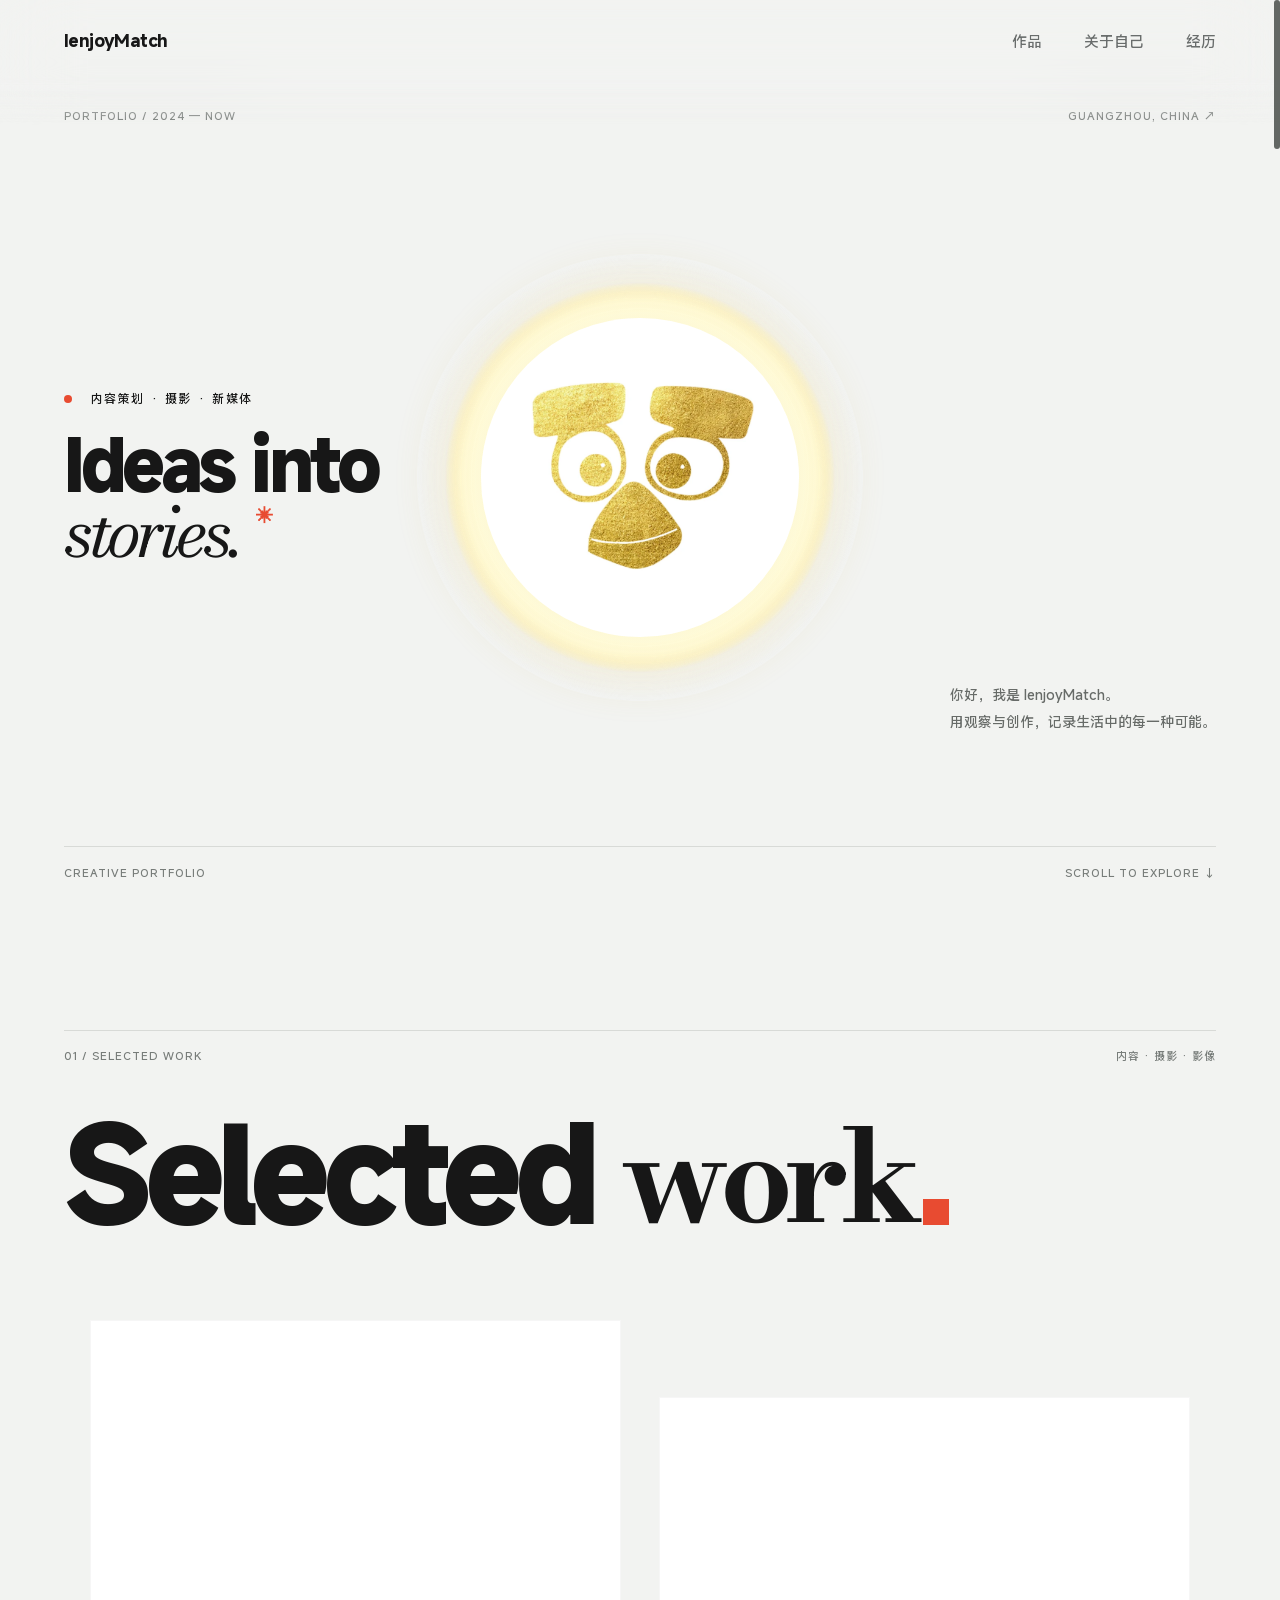
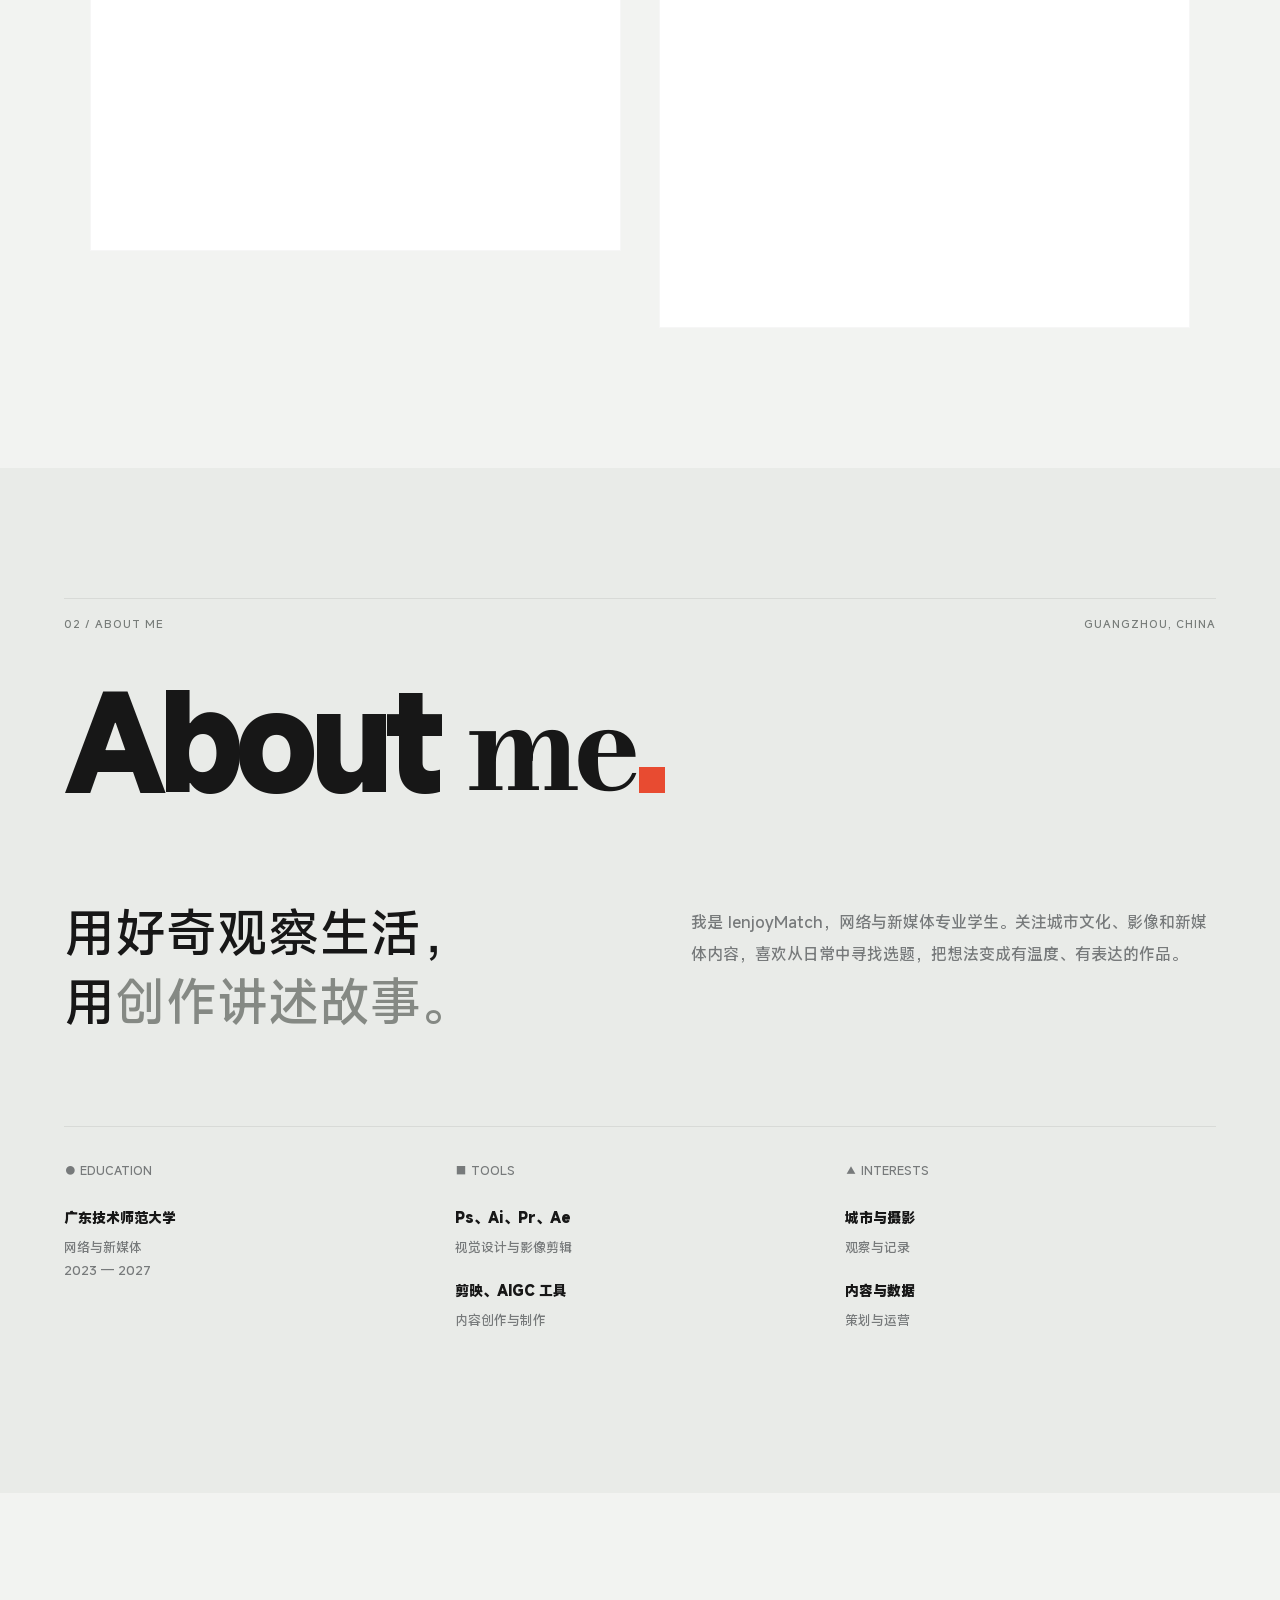
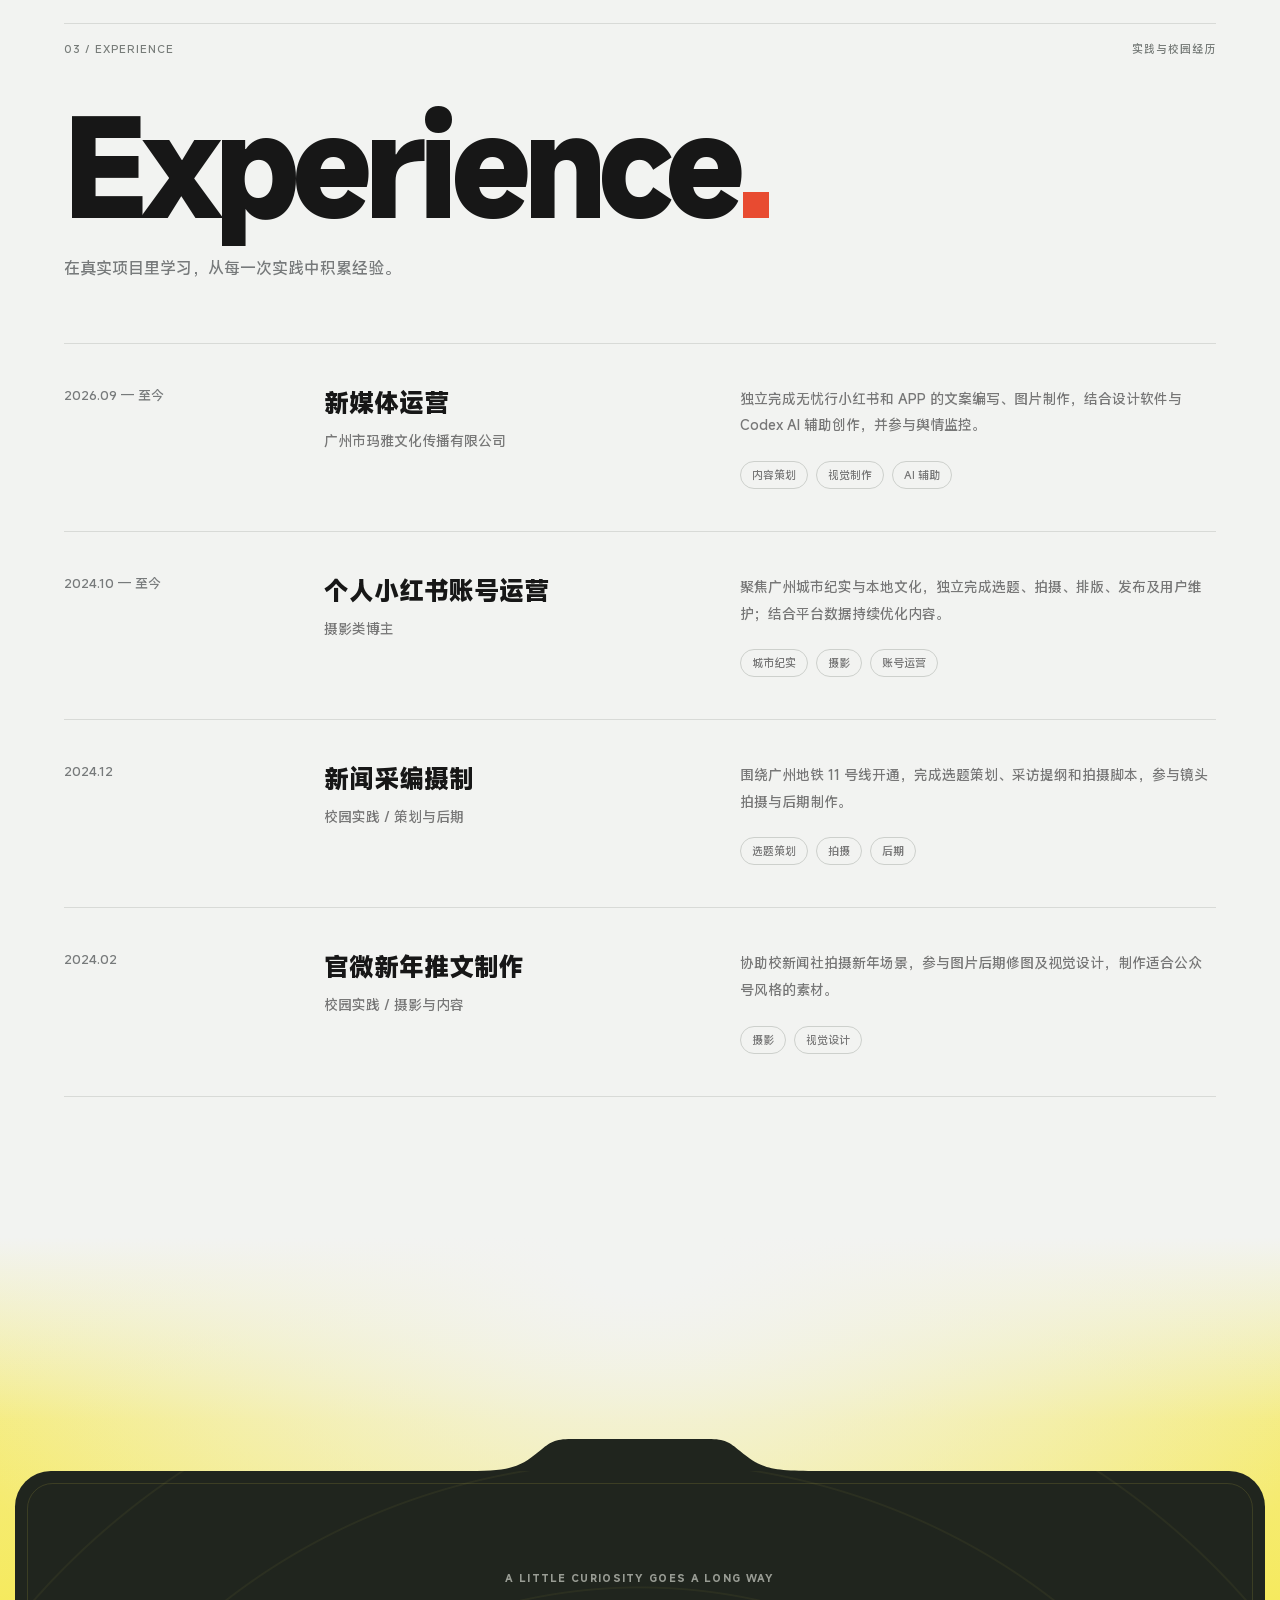
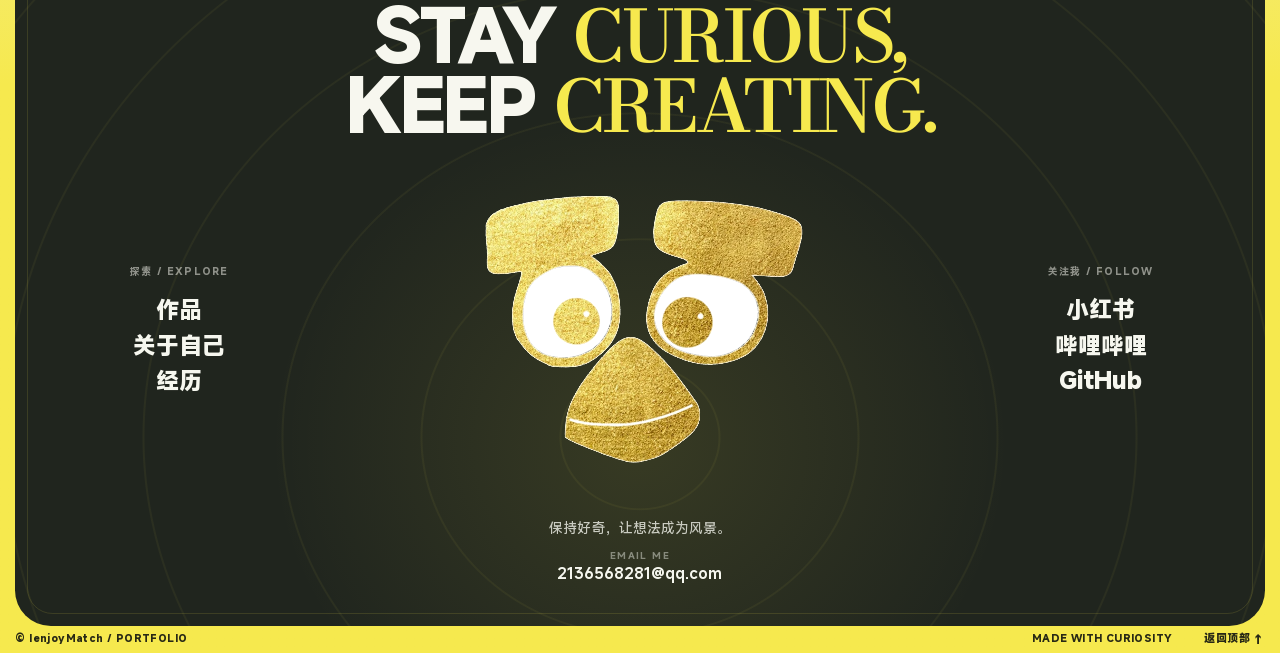
<file: index.html>
<!doctype html><html lang="zh-CN"><head><meta charset="utf-8"><meta name="viewport" content="width=device-width,initial-scale=1"><meta name="description" content="IenjoyMatch 的个人作品与实践经历"><title>IenjoyMatch的个人小站</title><link rel="icon" type="image/png" href="avatar.png"><link rel="apple-touch-icon" href="avatar.png"><link rel="preload" as="image" type="image/webp" href="avatar-display.webp" fetchpriority="high"><script src="settings.js?v=20261113-avatarfast1"></script><link rel="stylesheet" href="style.css?v=20261117-footerfit1"><script defer src="nav.js?v=20261110-menu5"></script><script defer src="glass.js?v=20261110-menu5"></script><script defer src="portrait-hdr.js?v=20261112-hero1"></script><script defer src="menu.js?v=20261111-dots1"></script><script defer src="lenis-1.3.26.min.js"></script><script defer src="wheel.js?v=20261112-lenis1"></script><script defer src="scrollbar.js?v=20261112-scrollbar1"></script></head><body id="top">
<header class="nav"><a class="logo" href="#top" aria-label="IenjoyMatch，返回顶部"><span class="logo-roll" aria-hidden="true"><span class="logo-name"><i style="--i:0">I</i><i style="--i:1">e</i><i style="--i:2">n</i><i style="--i:3">j</i><i style="--i:4">o</i><i style="--i:5">y</i><i style="--i:6">M</i><i style="--i:7">a</i><i style="--i:8">t</i><i style="--i:9">c</i><i style="--i:10">h</i></span><span class="logo-return"><svg class="logo-arrow" style="--i:0" viewBox="0 0 12 14" aria-hidden="true"><path d="M6 13V1.5M1.5 6 6 1.5 10.5 6"/></svg><span><i style="--i:0">回</i><i style="--i:1">到</i><i style="--i:2">顶</i><i style="--i:3">部</i></span></span></span></a><nav aria-label="主导航"><a href="#work">作品</a><a href="#about">关于自己</a><a href="#experience">经历</a></nav></header>
<main><section class="hero wrap">
  <div class="hero-top"><span>PORTFOLIO / 2024 — NOW</span><span>GUANGZHOU, CHINA ↗</span></div>
  <div class="hero-stage">
    <div class="hero-copy"><div class="kicker"><i></i> 内容策划 · 摄影 · 新媒体</div><h1>Ideas into<br><em>stories.</em><span class="star">✳</span></h1></div>
    <div class="portrait hero-portrait"><span class="portrait-glass" aria-hidden="true"></span><span class="portrait-ring" aria-hidden="true"></span><div class="portrait-inner"><picture class="portrait-picture"><source srcset="avatar-display.webp" type="image/webp"><img src="avatar.png" width="1080" height="1080" fetchpriority="high" decoding="async" alt="IenjoyMatch 的金色头像"></picture></div></div>
    <div class="hero-bottom hero-side"><p>你好，我是 IenjoyMatch。<br>用观察与创作，记录生活中的每一种可能。</p></div>
  </div>
  <div class="hero-line"><span>CREATIVE PORTFOLIO</span><span>SCROLL TO EXPLORE ↓</span></div>
</section>
<section id="work" class="section wrap"><div class="section-index"><span>01 / SELECTED WORK</span><span>内容 · 摄影 · 影像</span></div><h2>Selected <em>work</em><span class="dot">.</span></h2><div class="work-grid" aria-label="作品展示区域"><div class="work-placeholder" aria-hidden="true"></div><div class="work-placeholder" aria-hidden="true"></div></div></section>
<section id="about" class="section about"><div class="wrap"><div class="section-index"><span>02 / ABOUT ME</span><span>GUANGZHOU, CHINA</span></div><h2>About <em>me</em><span class="dot">.</span></h2><div class="about-grid"><div class="about-copy"><h3>用好奇观察生活，<br>用<span>创作讲述故事。</span></h3><p>我是 IenjoyMatch，网络与新媒体专业学生。关注城市文化、影像和新媒体内容，喜欢从日常中寻找选题，把想法变成有温度、有表达的作品。</p><div class="facts"><div><h4>● EDUCATION</h4><strong>广东技术师范大学</strong><p>网络与新媒体<br>2023 — 2027</p></div><div><h4>■ TOOLS</h4><strong>Ps、Ai、Pr、Ae</strong><p>视觉设计与影像剪辑</p><strong>剪映、AIGC 工具</strong><p>内容创作与制作</p></div><div><h4>▲ INTERESTS</h4><strong>城市与摄影</strong><p>观察与记录</p><strong>内容与数据</strong><p>策划与运营</p></div></div></div></div></div></section>
<section id="experience" class="section wrap"><div class="section-index"><span>03 / EXPERIENCE</span><span>实践与校园经历</span></div><h2>Experience<span class="dot">.</span></h2><p class="section-intro">在真实项目里学习，从每一次实践中积累经验。</p><div class="experience-list"><article><div class="date">2026.09 — 至今</div><div><div class="exp-title"><h3>新媒体运营</h3><span>广州市玛雅文化传播有限公司</span></div><p>独立完成无忧行小红书和 APP 的文案编写、图片制作，结合设计软件与 Codex AI 辅助创作，并参与舆情监控。</p><div class="tags"><span>内容策划</span><span>视觉制作</span><span>AI 辅助</span></div></div></article><article><div class="date">2024.10 — 至今</div><div><div class="exp-title"><h3>个人小红书账号运营</h3><span>摄影类博主</span></div><p>聚焦广州城市纪实与本地文化，独立完成选题、拍摄、排版、发布及用户维护；结合平台数据持续优化内容。</p><div class="tags"><span>城市纪实</span><span>摄影</span><span>账号运营</span></div></div></article><article><div class="date">2024.12</div><div><div class="exp-title"><h3>新闻采编摄制</h3><span>校园实践 / 策划与后期</span></div><p>围绕广州地铁 11 号线开通，完成选题策划、采访提纲和拍摄脚本，参与镜头拍摄与后期制作。</p><div class="tags"><span>选题策划</span><span>拍摄</span><span>后期</span></div></div></article><article><div class="date">2024.02</div><div><div class="exp-title"><h3>官微新年推文制作</h3><span>校园实践 / 摄影与内容</span></div><p>协助校新闻社拍摄新年场景，参与图片后期修图及视觉设计，制作适合公众号风格的素材。</p><div class="tags"><span>摄影</span><span>视觉设计</span></div></div></article></div></section></main>
<footer class="site-footer" id="contact" aria-labelledby="footer-title">
  <div class="footer-panel">
    <div class="footer-card">
      <nav class="footer-pages footer-side" aria-label="页脚页面导航">
        <p class="footer-label">探索 / EXPLORE</p>
        <a class="footer-link " href="#work" aria-label="作品"><span class="footer-roll" aria-hidden="true"><span class="footer-roll-current"><i style="--i:0">作</i><i style="--i:1">品</i></span><span class="footer-roll-next"><i style="--i:0">作</i><i style="--i:1">品</i></span></span></a>
        <a class="footer-link " href="#about" aria-label="关于自己"><span class="footer-roll" aria-hidden="true"><span class="footer-roll-current"><i style="--i:0">关</i><i style="--i:1">于</i><i style="--i:2">自</i><i style="--i:3">己</i></span><span class="footer-roll-next"><i style="--i:0">关</i><i style="--i:1">于</i><i style="--i:2">自</i><i style="--i:3">己</i></span></span></a>
        <a class="footer-link " href="#experience" aria-label="经历"><span class="footer-roll" aria-hidden="true"><span class="footer-roll-current"><i style="--i:0">经</i><i style="--i:1">历</i></span><span class="footer-roll-next"><i style="--i:0">经</i><i style="--i:1">历</i></span></span></a>
      </nav>
      <div class="footer-social footer-side" aria-label="关注我">
        <p class="footer-label">关注我 / FOLLOW</p>
        <a class="footer-link social-xiaohongshu" href="https://www.xiaohongshu.com/user/profile/629ec4d4000000002102158b?xsec_token=YBFxvpwxtGMWh6E7Mi9TJFj5zLZ4Op5ak33E_WFDzzsyw%3D&amp;xsec_source=app_share&amp;xhsshare=CopyLink&amp;shareRedId=ODg7RUY5SD02NzUyOTgwNjg0OTk1Oj5L&amp;apptime=1794536025&amp;share_id=fbbe44838c9a46c687bfabec56ae0502&amp;share_channel=copy_link&amp;track_code=78AjMMmsWr2" aria-label="小红书"><span class="footer-roll" aria-hidden="true"><span class="footer-roll-current"><i style="--i:0">小</i><i style="--i:1">红</i><i style="--i:2">书</i></span><span class="footer-roll-next"><i style="--i:0">小</i><i style="--i:1">红</i><i style="--i:2">书</i></span></span></a>
        <a class="footer-link social-bilibili" href="https://space.bilibili.com/274703300" aria-label="哔哩哔哩"><span class="footer-roll" aria-hidden="true"><span class="footer-roll-current"><i style="--i:0">哔</i><i style="--i:1">哩</i><i style="--i:2">哔</i><i style="--i:3">哩</i></span><span class="footer-roll-next"><i style="--i:0">哔</i><i style="--i:1">哩</i><i style="--i:2">哔</i><i style="--i:3">哩</i></span></span></a>
        <a class="footer-link " href="https://github.com/IenjoyMatch" aria-label="GitHub"><span class="footer-roll" aria-hidden="true"><span class="footer-roll-current"><i style="--i:0">G</i><i style="--i:1">i</i><i style="--i:2">t</i><i style="--i:3">H</i><i style="--i:4">u</i><i style="--i:5">b</i></span><span class="footer-roll-next"><i style="--i:0">G</i><i style="--i:1">i</i><i style="--i:2">t</i><i style="--i:3">H</i><i style="--i:4">u</i><i style="--i:5">b</i></span></span></a>
      </div>
      <div class="footer-center">
        <p class="footer-eyebrow">A LITTLE CURIOSITY GOES A LONG WAY</p>
        <h2 id="footer-title" class="footer-quote">STAY <em>CURIOUS,</em><br>KEEP <em>CREATING.</em></h2>
        <div class="footer-avatar" role="img" aria-label="IenjoyMatch 的金色鸟头像">
          <svg class="footer-bird" viewBox="100 150 880 780" preserveAspectRatio="xMidYMid meet" aria-hidden="true">
            <defs>
              <filter id="footer-bird-cutout" x="0%" y="0%" width="100%" height="100%" color-interpolation-filters="sRGB"><feColorMatrix type="matrix" values="1 0 0 0 0  0 1 0 0 0  0 0 1 0 0  0 0 -8 7.7 0"/></filter>
              <mask id="footer-bird-details" maskUnits="userSpaceOnUse" x="0" y="0" width="1080" height="1080"><circle cx="413" cy="498" r="10" fill="white"/><circle cx="684" cy="503" r="10" fill="white"/><path d="M376 749 Q510 788 665 714" stroke="white" stroke-width="14" stroke-linecap="round" fill="none"/></mask>
              <g id="footer-bird-art"><path d="M365 385L342 389L332 393L324 397L316 401L309 405L303 409L298 413L293 417L289 421L286 425L283 429L280 433L277 437L275 441L274 445L272 449L271 453L270 457L269 461L268 465L267 469L266 473L266 477L265 481L265 485L265 489L264 493L264 497L264 501L264 505L264 509L265 513L265 517L265 521L266 525L267 529L268 533L269 537L270 541L272 545L273 549L275 553L277 557L279 561L281 565L284 569L287 573L291 577L296 581L301 585L307 589L315 593L328 597L347 600L374 600L390 597L403 593L412 589L420 585L427 581L432 577L437 573L442 569L446 565L449 561L452 557L455 553L457 549L460 545L462 541L464 537L465 533L467 529L468 525L470 521L471 517L471 513L472 509L472 505L473 501L473 497L473 493L473 489L473 485L473 481L472 477L472 473L471 469L470 465L470 461L468 457L467 453L466 449L464 445L462 441L460 437L458 433L455 429L453 425L450 421L446 417L443 413L439 409L434 405L429 401L424 397L417 393L408 389L392 385Z" fill="white" stroke="white" stroke-width="2" stroke-linejoin="round"/><path d="M664 405L643 409L633 413L626 417L620 421L615 425L611 429L607 433L603 437L600 441L597 445L594 449L591 453L589 457L587 461L585 465L583 469L582 473L580 477L579 481L578 485L577 489L576 493L576 497L576 501L576 505L576 509L576 513L577 517L578 521L579 525L580 529L582 533L584 537L586 541L588 545L591 549L594 553L597 557L601 561L605 565L610 569L616 573L622 577L630 581L639 585L651 589L668 593L693 597L704 598L717 598L727 597L744 593L755 589L764 585L771 581L777 577L782 573L787 569L792 565L795 561L799 557L801 553L804 549L806 545L808 541L810 537L812 533L814 529L815 525L816 521L817 517L818 513L819 509L820 505L820 501L820 497L821 493L820 489L820 485L819 481L818 477L817 473L816 469L815 465L813 461L811 457L808 453L805 449L802 445L799 441L795 437L790 433L785 429L778 425L770 421L759 417L745 413L726 409L692 405Z" fill="white" stroke="white" stroke-width="2" stroke-linejoin="round"/><image href="avatar-display.webp" width="1080" height="1080" filter="url(#footer-bird-cutout)"/><image href="avatar-display.webp" width="1080" height="1080" mask="url(#footer-bird-details)"/></g>
            </defs>
            <use href="#footer-bird-art"/>
          </svg>
        </div>
        <p class="footer-message">保持好奇，让想法成为风景。</p>
        <p class="footer-mail-label">EMAIL ME</p>
        <a class="footer-link footer-mail" href="mailto:2136568281@qq.com" aria-label="2136568281@qq.com"><span class="footer-roll" aria-hidden="true"><span class="footer-roll-current"><i style="--i:0">2</i><i style="--i:1">1</i><i style="--i:2">3</i><i style="--i:3">6</i><i style="--i:4">5</i><i style="--i:5">6</i><i style="--i:6">8</i><i style="--i:7">2</i><i style="--i:8">8</i><i style="--i:9">1</i><i style="--i:10">@</i><i style="--i:11">q</i><i style="--i:12">q</i><i style="--i:13">.</i><i style="--i:14">c</i><i style="--i:15">o</i><i style="--i:16">m</i></span><span class="footer-roll-next"><i style="--i:0">2</i><i style="--i:1">1</i><i style="--i:2">3</i><i style="--i:3">6</i><i style="--i:4">5</i><i style="--i:5">6</i><i style="--i:6">8</i><i style="--i:7">2</i><i style="--i:8">8</i><i style="--i:9">1</i><i style="--i:10">@</i><i style="--i:11">q</i><i style="--i:12">q</i><i style="--i:13">.</i><i style="--i:14">c</i><i style="--i:15">o</i><i style="--i:16">m</i></span></span></a>
      </div>
    </div>
  </div>
  <div class="footer-base"><span>© IenjoyMatch / PORTFOLIO</span><div class="footer-base-actions"><span>MADE WITH CURIOSITY</span><a class="footer-link footer-back" href="#top" aria-label="返回顶部"><span class="footer-roll" aria-hidden="true"><span class="footer-roll-current"><i style="--i:0">返</i><i style="--i:1">回</i><i style="--i:2">顶</i><i style="--i:3">部</i></span><span class="footer-roll-next"><i style="--i:0">返</i><i style="--i:1">回</i><i style="--i:2">顶</i><i style="--i:3">部</i></span></span><span aria-hidden="true">↑</span></a></div></div>
</footer>
<div class="mobile-menu" id="mobile-menu">
  <button class="back-top menu-trigger" type="button" aria-label="打开快捷菜单" aria-expanded="false" aria-controls="quick-actions"><svg class="quick-icon menu-dots" viewBox="0 0 28 28" aria-hidden="true" focusable="false"><circle class="menu-dot-top" cx="14" cy="7" r="1.8"/><circle class="menu-dot-middle" cx="14" cy="14" r="1.8"/><circle class="menu-dot-bottom" cx="14" cy="21" r="1.8"/></svg></button>
  <div class="quick-actions" id="quick-actions" role="group" aria-label="快捷功能" aria-hidden="true">
    <button class="back-top menu-action action-material" id="material-toggle" type="button" role="switch" aria-checked="true" aria-label="高级材质" tabindex="-1"><svg class="quick-icon material-icon" viewBox="0 0 28 28" aria-hidden="true" focusable="false"><g class="material-sparkles"><path d="M13.3 4.2c.7 4.5 2.4 6.3 6.8 7-4.4.7-6.1 2.5-6.8 7-.7-4.5-2.5-6.3-6.9-7 4.4-.7 6.2-2.5 6.9-7Z"/><path d="M21.5 4.6v3.2M19.9 6.2h3.2M6 19v4M4 21h4"/></g><path class="material-slash" d="M5.5 22.5 22.5 5.5"/></svg></button>
    <button class="back-top menu-action action-theme" id="theme-toggle" type="button" role="switch" aria-checked="false" aria-label="深色模式" tabindex="-1"><svg class="quick-icon theme-icon" viewBox="0 0 28 28" aria-hidden="true" focusable="false"><defs><mask id="theme-disc-mask" maskUnits="userSpaceOnUse" x="0" y="0" width="28" height="28"><rect x="0" y="0" width="28" height="28" fill="white" stroke="none"/><circle class="theme-cutout" cx="17.5" cy="10.5" r="6.3" fill="black" stroke="none"/></mask></defs><circle class="theme-disc" cx="14" cy="14" r="6.6" mask="url(#theme-disc-mask)"/><g class="theme-rays"><path d="M14 2.6v2.2M14 23.2v2.2M2.6 14h2.2M23.2 14h2.2M5.9 5.9l1.6 1.6M20.5 20.5l1.6 1.6M22.1 5.9l-1.6 1.6M7.5 20.5l-1.6 1.6"/></g></svg></button>
    <a class="back-top menu-action action-top" id="quick-top" href="#top" aria-label="返回顶部" tabindex="-1"><svg class="back-top-icon" viewBox="0 0 24 24" aria-hidden="true" focusable="false"><path class="back-top-icon-mark" d="M12 19V5.5M6.25 11.25 12 5.5l5.75 5.75"/></svg></a>
  </div>
</div><div id="page-scrollbar" class="page-scrollbar" role="scrollbar" aria-label="页面滚动条" aria-orientation="vertical" aria-controls="top" aria-valuemin="0" aria-valuemax="100" aria-valuenow="0" tabindex="0" hidden><span class="page-scrollbar-thumb" aria-hidden="true"></span></div></body></html>
</file>
<file: style.css>
:root{--ink:#171717;--muted:#777a7b;--paper:#f2f3f1;--line:#d8dad7;--accent:#e84b31}*{box-sizing:border-box}html{scroll-behavior:smooth}body{margin:0;color:var(--ink);background:var(--paper);font-family:Arial,'Microsoft YaHei',sans-serif;-webkit-font-smoothing:antialiased}a{color:inherit;text-decoration:none}.wrap{width:min(1400px,90%);margin:auto}.nav{height:82px;padding:0 5%;display:flex;align-items:center;justify-content:space-between;border-bottom:1px solid var(--line)}.logo{font-weight:900;font-size:25px;letter-spacing:-1px}.logo span,.dot{color:var(--accent)}.logo small{font-size:10px;letter-spacing:2px}.nav nav{display:flex;gap:42px;color:#696d6c;font-size:15px}.nav nav a:hover{color:var(--accent)}.hero{min-height:calc(100vh - 82px);display:flex;flex-direction:column;justify-content:space-between}.hero-top,.hero-line,.section-index{display:flex;justify-content:space-between;color:#777c79;font:11px/1.4 monospace;letter-spacing:1px}.hero-top{padding-top:27px}.hero-main{padding:60px 0}.kicker{font-size:14px;letter-spacing:3px}.kicker i{display:inline-block;width:8px;height:8px;background:var(--accent);border-radius:50%;margin-right:12px}.hero h1{font-size:clamp(76px,12vw,180px);line-height:.86;letter-spacing:-.075em;margin:35px 0;font-weight:800}.hero h1 em,h2 em,footer em{font-family:Georgia,serif;font-weight:400}.star{display:inline-block;color:var(--accent);font-size:.25em;vertical-align:top;margin:10px 0 0 35px}.hero-bottom{display:flex;justify-content:space-between;align-items:end}.hero-bottom p{line-height:1.9;color:#676b68}.scroll{font-size:13px;border-bottom:1px solid;padding-bottom:10px}.scroll span{margin-left:60px;font-size:20px}.hero-line{border-top:1px solid var(--line);padding:19px 0}.section{padding-top:130px;padding-bottom:140px;scroll-margin-top:20px}.section-index{border-top:1px solid var(--line);padding-top:18px}.section h2{font-size:clamp(68px,10vw,140px);letter-spacing:-.065em;line-height:1;margin:45px 0 24px}.section-intro{color:var(--muted);line-height:1.8;margin-bottom:60px}.projects{display:grid;grid-template-columns:1fr 1fr;gap:80px 28px}.art{height:clamp(280px,34vw,480px);padding:28px;display:flex;flex-direction:column;justify-content:space-between;overflow:hidden}.art-label,.art-foot{font:11px monospace;letter-spacing:1px}.art-city{background:#ced2c0;color:#303c32}.city-text{font-family:serif;font-size:clamp(70px,10vw,140px);line-height:.9;align-self:center}.city-text i{font-weight:normal;color:#f1f1e5}.art-metro{background:#e05b3e;color:#f5e9d9}.metro-circle{border:2px solid currentColor;border-radius:50%;width:220px;height:220px;align-self:center;display:flex;align-items:center;justify-content:center;gap:10px}.metro-circle span{font-size:100px;font-weight:bold;letter-spacing:-10px}.metro-circle small{font:10px monospace;line-height:1.4}.art-newyear{background:#e7d0ad;color:#8b3f31}.year-text{font-size:clamp(50px,7vw,100px);font-weight:900;letter-spacing:-5px;line-height:.8}.year-text i{font-family:Georgia;font-weight:400}.year-text span{font-size:35px;margin-left:20px}.art-content{background:#252a28;color:#dfe5cb}.content-text{font-size:clamp(50px,7vw,100px);font-weight:900;letter-spacing:-5px;line-height:.9}.content-text i{font-family:Georgia;font-weight:400}.content-text span{color:#e6a740;font-size:50px}.project-meta{display:flex;justify-content:space-between;margin-top:21px;font:11px monospace;color:var(--muted)}.project h3{font-size:24px;margin:16px 0 8px}.project p,.note{color:var(--muted);font-size:14px;line-height:1.8}.note{margin-top:45px}.about{background:#e9ebe8}.about-grid{display:grid;grid-template-columns:38% 1fr;gap:8%;margin-top:95px}.portrait{position:relative;isolation:isolate;width:min(100%,380px);aspect-ratio:1;border-radius:50%;background:transparent;padding:25px}.portrait-inner{overflow:hidden;border-radius:50%;width:100%;height:100%;background:white}.portrait img{width:100%;height:100%;object-fit:cover}.about-copy h3{font-size:clamp(31px,4vw,58px);font-weight:400;line-height:1.35;margin:0}.about-copy h3 span{color:#858984}.about-copy>p{color:var(--muted);line-height:2;margin:35px 0 65px;max-width:700px}.facts{border-top:1px solid var(--line);padding-top:35px;display:grid;grid-template-columns:repeat(3,1fr);gap:20px}.facts h4{font:12px monospace;color:var(--muted);margin:0 0 28px}.facts strong{font-size:14px}.facts p{font-size:13px;color:var(--muted);line-height:1.8;margin:8px 0 20px}.experience-list{border-top:1px solid var(--line)}.experience-list article{display:grid;grid-template-columns:25% 1fr;gap:20px;padding:36px 0;border-bottom:1px solid var(--line)}.date{color:var(--muted);font:13px monospace}.exp-title{display:flex;justify-content:space-between;gap:20px}.exp-title h3{font-size:25px;margin:0}.exp-title span{color:#777;font-size:14px}.experience-list p{max-width:750px;color:#777;line-height:1.9;font-size:14px}.tags{display:flex;gap:8px;flex-wrap:wrap}.tags span{border:1px solid #cdd0cc;border-radius:20px;padding:6px 11px;font-size:11px;color:#777}footer{background:#202321;color:#f2f3ed;padding:75px 0 25px}.footer-inner{display:flex;justify-content:space-between;align-items:end}.footer-inner>div>span{font:11px monospace;letter-spacing:1px;color:#a7aca5}.footer-inner h2{font-size:clamp(50px,7vw,100px);letter-spacing:-.06em;line-height:.95;margin:30px 0}.footer-right{color:#b6bbb5;font-size:14px;line-height:1.8}.footer-right a{display:inline-block;color:#fff;border-bottom:1px solid;margin:20px 0 30px}.footer-bottom{border-top:1px solid #4d514e;padding-top:22px;display:flex;justify-content:space-between;font:10px monospace;color:#969d97}.back-top{position:fixed;right:25px;bottom:25px;width:52px;height:52px;border-radius:50%;background:#202321;color:white;display:grid;place-items:center;font-size:23px;box-shadow:0 4px 18px #0002;z-index:3}.back-top:hover{background:var(--accent)}@media(max-width:700px){.nav{height:70px}.nav nav{gap:20px;font-size:13px}.logo small{display:none}.hero{min-height:calc(85vh - 70px)}.hero-top span:last-child,.hero-line span:last-child{display:none}.hero h1{font-size:clamp(70px,15vw,110px)}.hero-bottom{align-items:start;gap:20px}.scroll span{margin-left:15px}.section{padding:80px 0}.section h2{margin:35px 0 20px}.projects{grid-template-columns:1fr;gap:50px}.art{height:330px}.about-grid{grid-template-columns:1fr;gap:60px;margin-top:60px}.portrait{width:260px}.facts{grid-template-columns:1fr 1fr}.experience-list article{grid-template-columns:1fr}.exp-title{display:block}.exp-title span{display:block;margin-top:10px}.footer-inner{display:block}.footer-right{margin-top:40px}.back-top{width:46px;height:46px;right:18px;bottom:18px}}@media(prefers-reduced-motion:reduce){html{scroll-behavior:auto}}
.work-empty{min-height:240px;border-top:1px solid var(--line);border-bottom:1px solid var(--line);margin-top:65px}

/* Site-wide MiSans, including the small labels; display italics retain their serif face. */
@font-face{font-family:MiSans;src:url('MiSans-VF.ttf') format('truetype');font-weight:100 900;font-style:normal;font-display:swap}
body{font-family:MiSans,'Microsoft YaHei',sans-serif}
.hero-top,.hero-line,.section-index,.project-meta,.art-label,.art-foot,.facts h4,.date,.footer-inner>div>span,.footer-bottom{font-family:MiSans,'Microsoft YaHei',sans-serif}
.nav{position:sticky;top:0;z-index:10;background:rgba(242,243,241,.96)}
.logo{font-size:17px;font-weight:600;letter-spacing:-.035em;line-height:1}
.logo-roll{display:inline-grid;overflow:hidden;padding:3px 0 4px}
.logo-roll>span{grid-area:1/1;display:flex;align-items:center;white-space:nowrap}
.logo-roll i{display:inline-block;font-style:normal;transition:transform .6s cubic-bezier(.16,1,.3,1) calc(var(--i)*22ms)}
.logo-return{gap:.35em}
.logo-return i{transform:translateY(140%)}
.logo-return .logo-arrow{color:var(--accent);transform:translateY(190%)}
.logo:hover .logo-name i,.logo:focus-visible .logo-name i{transform:translateY(-140%)}
.logo:hover .logo-return i,.logo:focus-visible .logo-return i{transform:translateY(0)}
.logo:focus-visible{outline:2px solid var(--accent);outline-offset:5px}
@media(prefers-reduced-motion:reduce){.logo-roll i{transition:none}}
.logo-arrow{display:inline-block;width:.62em;height:.74em;margin-right:-.12em;fill:none;stroke:var(--accent);stroke-width:1.8;stroke-linecap:round;stroke-linejoin:round;transition:transform .6s cubic-bezier(.16,1,.3,1) calc(var(--i)*22ms)}
.logo:hover .logo-return .logo-arrow,.logo:focus-visible .logo-return .logo-arrow{transform:translateY(0)}
@media(prefers-reduced-motion:reduce){.logo-arrow{transition:none}}
/* Live, full-width backdrop glass; the navigation remains visible while scrolling. */
.nav{isolation:isolate;background:rgba(242,243,241,.24);border-bottom-color:rgba(255,255,255,.16);-webkit-backdrop-filter:blur(40px) saturate(1.2);backdrop-filter:blur(40px) saturate(1.2);transition:transform .6s cubic-bezier(.16,1,.3,1),background-color .3s ease,border-color .3s ease}
.nav::before{content:none}
.nav.nav-glass-busy{background:rgba(242,243,241,.42)}
.nav.nav-glass-dark{background:rgba(16,20,18,.32);border-bottom-color:rgba(255,255,255,.12)}
.nav.nav-glass-dark.nav-glass-busy{background:rgba(16,20,18,.48)}
.nav.nav-glass-dark .logo{color:#f5f7f3}
.nav.nav-glass-dark nav{color:rgba(245,247,243,.72)}
.nav.nav-glass-dark nav a:hover,.nav.nav-glass-dark nav a:focus-visible,.nav.nav-glass-dark nav a[aria-current="location"]{color:#fff}
.nav nav a{transition:color .3s ease}
.nav nav a:hover,.nav nav a:focus-visible,.nav nav a[aria-current="location"]{color:var(--ink)}
.nav nav a:focus-visible{outline:2px solid var(--accent);outline-offset:5px}
.logo{color:var(--ink)}
.logo span{color:inherit}
.section{scroll-margin-top:82px}
@media(max-width:700px){.section{scroll-margin-top:70px}}
@media(max-width:700px){.nav{-webkit-backdrop-filter:blur(32px) saturate(1.2);backdrop-filter:blur(32px) saturate(1.2)}}
@supports not ((backdrop-filter:blur(1px)) or (-webkit-backdrop-filter:blur(1px))){.nav,.nav.nav-glass-busy{background:rgba(242,243,241,.96)}.nav.nav-glass-dark,.nav.nav-glass-dark.nav-glass-busy{background:rgba(16,20,18,.96)}}
@media(prefers-reduced-motion:reduce){.nav,.nav::before,.nav nav a{transition:none}}
@media(max-width:700px){#experience h2{font-size:clamp(48px,16vw,68px)}}

/* A luminous inner wave and a persistent, softly blurred outer ring. */
.portrait{--portrait-outer-gap:28px;--portrait-ripple-scale:1.22;--portrait-ring-scale:1.07}
.portrait-glass{position:absolute;inset:calc(-1 * var(--portrait-outer-gap));z-index:-3;pointer-events:none;border-radius:50%;background:rgba(246,233,78,.045);-webkit-backdrop-filter:blur(40px) saturate(1.2);backdrop-filter:blur(40px) saturate(1.2);-webkit-mask-image:radial-gradient(circle closest-side,transparent 52%,rgba(0,0,0,.18) 60%,rgba(0,0,0,.9) 75%,rgba(0,0,0,.68) 82%,rgba(0,0,0,.4) 89%,rgba(0,0,0,.16) 96%,transparent 100%);mask-image:radial-gradient(circle closest-side,transparent 52%,rgba(0,0,0,.18) 60%,rgba(0,0,0,.9) 75%,rgba(0,0,0,.68) 82%,rgba(0,0,0,.4) 89%,rgba(0,0,0,.16) 96%,transparent 100%);animation:portrait-glass-breathe 4s ease-in-out infinite}
.portrait-ring{position:absolute;inset:0;z-index:-1;overflow:hidden;border-radius:50%;background:radial-gradient(circle,rgba(255,250,213,.96) 60%,rgba(250,231,158,.92) 78%,rgba(246,215,122,.68) 87%,rgba(246,215,122,.27) 95%,transparent 100%);-webkit-mask-image:radial-gradient(circle closest-side,#000 88%,rgba(0,0,0,.96) 92%,rgba(0,0,0,.78) 95%,rgba(0,0,0,.43) 98%,transparent 100%);mask-image:radial-gradient(circle closest-side,#000 88%,rgba(0,0,0,.96) 92%,rgba(0,0,0,.78) 95%,rgba(0,0,0,.43) 98%,transparent 100%);box-shadow:0 0 24px rgba(230,188,79,.18);animation:portrait-ring-breathe 4s ease-in-out infinite;pointer-events:none}
.portrait-ring::before{content:"";position:absolute;inset:0;border-radius:inherit;background:radial-gradient(circle closest-side,rgba(255,251,220,0) 70%,rgba(255,251,220,.05) 77%,rgba(255,251,220,.16) 82%,rgba(255,251,220,.32) 87%,rgba(255,251,220,.38) 91%,rgba(255,241,190,.24) 95%,rgba(255,241,190,.07) 99%,transparent 100%);animation:portrait-inner-wave 4s ease-out infinite;pointer-events:none}
.portrait-hdr{position:absolute;inset:0;z-index:-1;width:100%;height:100%;border-radius:0;pointer-events:none}
.portrait-inner{position:absolute;inset:var(--portrait-inset,25px);width:auto;height:auto;z-index:0;animation:portrait-avatar-breathe 4s ease-in-out infinite}
.portrait-picture{display:block;width:100%;height:100%}
/* Lenis drives desktop scrolling; avoid a second browser smooth-scroll layer. */
html.lenis,html.lenis body{height:auto}
html.lenis{scroll-behavior:auto}
.portrait::before,.portrait::after{content:"";position:absolute;border-radius:50%;pointer-events:none}
.portrait::before{inset:calc(-1 * var(--portrait-outer-gap));z-index:-2;background:radial-gradient(circle closest-side,rgba(242,214,135,.23) 65%,rgba(242,214,135,.23) 74%,rgba(242,214,135,.18) 80%,rgba(242,214,135,.12) 86%,rgba(242,214,135,.055) 93%,transparent 100%);box-shadow:0 0 28px rgba(218,179,74,.07);animation:portrait-outer-breathe 4s ease-in-out infinite}
.portrait::after{inset:0;z-index:-2;background:radial-gradient(circle closest-side,transparent 55%,rgba(236,202,111,.04) 67%,rgba(236,202,111,.12) 78%,rgba(236,202,111,.07) 88%,transparent 100%);box-shadow:0 0 20px rgba(218,181,77,.14);opacity:0;animation:portrait-ripple 4s cubic-bezier(.2,.6,.25,1) infinite}
@keyframes portrait-ring-breathe{0%,100%{transform:scale(1);opacity:1}45%{transform:scale(var(--portrait-ring-scale));opacity:.94}}
@keyframes portrait-avatar-breathe{0%,100%{transform:scale(1)}45%{transform:scale(1.01)}}
@keyframes portrait-inner-wave{0%{transform:scale(.95);opacity:0}20%{opacity:.65}58%{opacity:.9}100%{transform:scale(1.16);opacity:0}}
@keyframes portrait-outer-breathe{0%,100%{transform:scale(1);opacity:.82}45%{transform:scale(1.015);opacity:1}}
@keyframes portrait-ripple{0%{opacity:0;transform:scale(.98)}20%{opacity:.65}100%{opacity:0;transform:scale(var(--portrait-ripple-scale))}}
@keyframes portrait-glass-breathe{0%,100%{transform:scale(.97);opacity:.72}45%{transform:scale(1.035);opacity:1}}
@media(max-width:700px){.portrait{--portrait-outer-gap:16px;--portrait-ripple-scale:1.12}}
@media(prefers-reduced-motion:reduce){.portrait::before{animation:none;opacity:.9}.portrait::after{animation:none;opacity:0}.portrait-ring,.portrait-ring::before,.portrait-inner,.portrait-glass{animation:none}.portrait-ring::before,.portrait-hdr{display:none}}

/* One circular, background-sampling surface; values are site-specific tuning. */
.back-top{display:none}
.is-phone .back-top{
  --glass-light-x:28%;--glass-light-y:20%;--glass-tint:rgba(247,250,247,.20);
  --glass-surface:var(--glass-tint);
  display:grid;width:52px;height:52px;right:calc(18px + env(safe-area-inset-right,0px));bottom:calc(18px + env(safe-area-inset-bottom,0px));
  color:#17241d;background:var(--glass-surface);border:1px solid transparent;isolation:isolate;overflow:visible;touch-action:manipulation;
  -webkit-backdrop-filter:blur(14px) brightness(1.12) saturate(1.2);backdrop-filter:blur(14px) brightness(1.12) saturate(1.2);
  box-shadow:0 6px 18px rgba(20,30,23,.14);
}
.is-phone .back-top:hover{background:var(--glass-surface)}
html.is-phone[data-theme="dark"] .back-top{--glass-tint:rgba(5,8,6,.52);color:#f7faf6}
.is-phone .back-top::before{
  content:"";position:absolute;inset:0;z-index:0;border-radius:inherit;pointer-events:none;
  background:conic-gradient(from 0deg,var(--glass-rim-0,transparent) 0deg,var(--glass-rim-1,transparent) 45deg,var(--glass-rim-2,transparent) 90deg,var(--glass-rim-3,transparent) 135deg,var(--glass-rim-4,transparent) 180deg,var(--glass-rim-5,transparent) 225deg,var(--glass-rim-6,transparent) 270deg,var(--glass-rim-7,transparent) 315deg,var(--glass-rim-0,transparent) 360deg);
  -webkit-backdrop-filter:saturate(1.5) brightness(1.12);backdrop-filter:saturate(1.5) brightness(1.12);
  -webkit-mask-image:radial-gradient(closest-side,transparent 91%,#000 95%,#000 97%,transparent 100%);
  mask-image:radial-gradient(closest-side,transparent 91%,#000 95%,#000 97%,transparent 100%);
}
.is-phone .back-top::after{
  content:"";position:absolute;inset:0;border-radius:inherit;pointer-events:none;z-index:1;opacity:0;mix-blend-mode:soft-light;
  background:radial-gradient(circle 25px at var(--glass-light-x) var(--glass-light-y),rgba(255,255,255,.42),transparent 80%);
  transition:opacity .2s ease,transform .24s cubic-bezier(.2,.8,.2,1);
}
.is-phone .back-top-icon{position:relative;z-index:2;width:32px;height:32px;fill:none;stroke-linecap:round;stroke-linejoin:round;transition:transform .24s cubic-bezier(.2,.8,.2,1)}
.is-phone .back-top-icon-mark{stroke:currentColor;stroke-width:2.25}
.is-phone .back-top.is-pressed::after,.is-phone .back-top.is-pressed .back-top-icon{transform:scale(.96)}
.is-phone .back-top.is-pressed::after{opacity:1}
.is-phone .back-top:focus-visible{outline:2px solid var(--accent);outline-offset:4px}
@supports ((backdrop-filter:url("#liquid-glass-lens")) or (-webkit-backdrop-filter:url("#liquid-glass-lens"))){
  .is-phone .back-top.glass-lens-ready{-webkit-backdrop-filter:blur(14px) brightness(1.12) saturate(1.2) url("#liquid-glass-lens");backdrop-filter:blur(14px) brightness(1.12) saturate(1.2) url("#liquid-glass-lens")}
}
@supports not ((backdrop-filter:blur(1px)) or (-webkit-backdrop-filter:blur(1px))){
  .is-phone .back-top,.is-phone .back-top:hover{background:rgba(245,248,244,.96);color:#17241d}
  html.is-phone[data-theme="dark"] .back-top,html.is-phone[data-theme="dark"] .back-top:hover{background:rgba(14,18,15,.97);color:#f7faf6}
  .is-phone .back-top::before{display:none}
}
@media(prefers-contrast:more){.is-phone .back-top,.is-phone .back-top:hover{background:rgba(250,252,249,.96);color:#17241d}html.is-phone[data-theme="dark"] .back-top,html.is-phone[data-theme="dark"] .back-top:hover{background:rgba(14,18,15,.97);color:#f7faf6}}
@media(prefers-reduced-motion:reduce){.is-phone .back-top::after,.is-phone .back-top-icon{transition:none}}

/* Dark appearance and the low-material alternative are applied before paint. */
html[data-theme="dark"]{color-scheme:dark;--ink:#f1f3ef;--muted:#aab2ac;--paper:#191d1b;--line:#404843;--accent:#f0775b}
html[data-theme="dark"] .about{background:#222724}
html[data-theme="dark"] .hero-top,html[data-theme="dark"] .hero-line,html[data-theme="dark"] .section-index,html[data-theme="dark"] .facts h4,html[data-theme="dark"] .date{color:#a3aca5}
html[data-theme="dark"] .hero-bottom p,html[data-theme="dark"] .about-copy>p,html[data-theme="dark"] .facts p,html[data-theme="dark"] .experience-list p,html[data-theme="dark"] .exp-title span,html[data-theme="dark"] .section-intro{color:#b0b9b2}
html[data-theme="dark"] .about-copy h3 span{color:#a7b0a9}
html[data-theme="dark"] .tags span{color:#bec6c0;border-color:#505b53}
html[data-theme="dark"] footer{background:#111512}
html[data-theme="dark"] .nav,html[data-theme="dark"] .nav.nav-glass-busy{background:rgba(18,23,20,.66);border-bottom-color:rgba(255,255,255,.10)}
html[data-theme="dark"] .nav .logo{color:#f4f6f2}
html[data-theme="dark"] .nav nav{color:rgba(244,246,242,.78)}
html[data-theme="dark"] .nav nav a:hover,html[data-theme="dark"] .nav nav a:focus-visible,html[data-theme="dark"] .nav nav a[aria-current="location"]{color:#fff}
html[data-material="off"] .nav,html[data-material="off"] .nav.nav-glass-busy,html[data-material="off"] .nav.nav-glass-dark{background:#f2f3f1;border-bottom-color:#d8dad7;-webkit-backdrop-filter:none;backdrop-filter:none}
html[data-theme="dark"][data-material="off"] .nav,html[data-theme="dark"][data-material="off"] .nav.nav-glass-busy,html[data-theme="dark"][data-material="off"] .nav.nav-glass-dark{background:#191e1b;border-bottom-color:#404843}
html[data-material="off"] .portrait-hdr{display:none}
html[data-material="off"] .portrait-glass{-webkit-backdrop-filter:none;backdrop-filter:none}

/* All three actions follow the same vertical spring curve in either direction. */
.mobile-menu{display:none}
.is-phone .mobile-menu{--menu-step:clamp(56px,calc((100vh - 150px) / 3),60px);--menu-duration:.56s;--menu-curve:cubic-bezier(.22,1.18,.36,1);display:block;position:fixed;right:calc(18px + env(safe-area-inset-right,0px));bottom:calc(18px + env(safe-area-inset-bottom,0px));width:52px;height:52px;z-index:30}
.is-phone .mobile-menu .back-top{position:absolute;right:0;bottom:0;margin:0;padding:0;cursor:pointer;-webkit-tap-highlight-color:transparent}
.is-phone .mobile-menu .menu-trigger{z-index:3}
.is-phone .mobile-menu .menu-action{z-index:2;opacity:0;pointer-events:none;transform:translate3d(0,0,0) scale(.62);transition:transform var(--menu-duration) var(--menu-curve),opacity .16s ease .52s}
.is-phone .mobile-menu.is-open .menu-action{opacity:1;pointer-events:auto;transform:translate3d(0,var(--menu-target),0) scale(1);transition:transform var(--menu-duration) var(--menu-curve),opacity .16s ease}
.action-top{--menu-target:calc(0px - var(--menu-step))}
.action-theme{--menu-target:calc(0px - var(--menu-step) - var(--menu-step))}
.action-material{--menu-target:calc(0px - var(--menu-step) - var(--menu-step) - var(--menu-step))}
.quick-icon{position:relative;z-index:2;width:28px;height:28px;fill:none;stroke:currentColor;stroke-width:1.9;stroke-linecap:round;stroke-linejoin:round;overflow:visible}
.menu-dots{fill:currentColor;stroke:none}
.material-sparkles,.theme-rays{transform-origin:14px 14px;transition:transform .5s cubic-bezier(.22,1,.36,1),opacity .35s ease}
.material-slash{opacity:0;stroke-dasharray:26;stroke-dashoffset:26;transition:stroke-dashoffset .32s ease,opacity .2s ease}
#material-toggle[aria-checked="false"] .material-sparkles{opacity:.55;transform:scale(.86) rotate(-12deg)}
#material-toggle[aria-checked="false"] .material-slash{opacity:1;stroke-dashoffset:0}
.theme-disc{fill:currentColor;stroke:none}
.theme-icon{transform:scale(1.7);transition:transform .55s cubic-bezier(.22,1,.36,1)}
#theme-toggle[aria-checked="true"] .theme-icon{transform:scale(1)}
.theme-cutout{transform:translate(0,0);transition:transform .55s cubic-bezier(.22,1,.36,1)}
.theme-rays{opacity:0;transform:scale(.55) rotate(-40deg)}
#theme-toggle[aria-checked="true"] .theme-cutout{transform:translate(12px,-12px)}
#theme-toggle[aria-checked="true"] .theme-rays{opacity:1;transform:scale(1) rotate(0)}
#material-toggle.is-changing .material-icon{animation:material-click .6s cubic-bezier(.22,1,.36,1)}
.is-phone .menu-action.is-returning .back-top-icon{animation:menu-arrow-rise .6s cubic-bezier(.22,1,.36,1)}
@keyframes material-click{0%,100%{transform:scale(1) rotate(0)}35%{transform:scale(.76) rotate(-16deg)}70%{transform:scale(1.16) rotate(9deg)}}
@keyframes menu-arrow-rise{0%,100%{transform:translateY(0)}40%,65%{transform:translateY(-8px)}85%{transform:translateY(2px)}}
/* Keep a simple live blur when the advanced material is switched off. */
html.is-phone[data-material="off"] .back-top,html.is-phone[data-material="off"] .back-top.glass-lens-ready{-webkit-backdrop-filter:blur(6px);backdrop-filter:blur(6px)}
html.is-phone[data-material="off"] .back-top::before,html.is-phone[data-material="off"] .back-top::after{display:none}
@media(prefers-reduced-motion:reduce){.is-phone .mobile-menu .menu-action,.is-phone .mobile-menu.is-open .menu-action,.material-sparkles,.material-slash,.theme-icon,.theme-cutout,.theme-rays{transition:none}#material-toggle.is-changing .material-icon,.is-phone .menu-action.is-returning .back-top-icon{animation:none}}


/* Editorial layout. MiSans remains the primary face; Bodoni Moda is reserved for display accents. */
@font-face{font-family:'Bodoni Moda';src:url('BodoniModa-VF.ttf') format('truetype');font-style:normal;font-weight:400 900;font-display:swap}
@font-face{font-family:'Bodoni Moda';src:url('BodoniModa-Italic-VF.ttf') format('truetype');font-style:italic;font-weight:400 900;font-display:swap}
.hero h1 em,footer em{font-family:'Bodoni Moda',Georgia,serif;font-style:italic;font-weight:400}
.section h2 em{font-family:'Bodoni Moda',Georgia,serif;font-style:normal;font-weight:700}
/* A text-sized optical cut keeps fine serifs legible on small and high-density screens. */
.hero h1 em,.section h2 em,.site-footer .footer-quote em{font-optical-sizing:none;font-variation-settings:'opsz' 8}
.hero-stage{display:grid;grid-template-columns:minmax(0,1fr) minmax(0,1.12fr) minmax(0,1fr);gap:clamp(18px,2.5vw,38px);align-items:center;flex:1;padding:50px 0 65px}
.hero-copy{min-width:0;position:relative;z-index:1}
.hero-copy .kicker{font-size:clamp(10px,.95vw,14px);letter-spacing:.15em;white-space:nowrap}
.hero h1{font-size:clamp(50px,5.4vw,86px);line-height:.95;letter-spacing:-.065em;margin:26px 0 0}
.hero .star{margin-left:clamp(10px,1.5vw,22px)}
.hero-portrait{--portrait-inset:clamp(24px,3vw,36px);width:min(100%,500px);padding:var(--portrait-inset);justify-self:center}
.hero-portrait img{display:block}
.hero-side{max-width:320px;justify-self:end;align-self:end;padding-bottom:clamp(15px,5vh,60px)}
.hero-side p{margin:0;font-size:14px}
.work-grid{display:grid;grid-template-columns:repeat(2,minmax(0,1fr));gap:clamp(20px,3vw,42px);max-width:1100px;margin:80px auto 0}
.work-placeholder{width:100%;aspect-ratio:1;align-self:start;background:#fff;border:1px solid rgba(0,0,0,.035)}
.work-placeholder:nth-child(2){margin-top:clamp(35px,6vw,80px)}
.about-grid{display:block;margin-top:clamp(60px,7vw,100px)}
.about-copy{display:grid;grid-template-columns:minmax(0,1fr) minmax(0,1fr);column-gap:clamp(45px,8vw,130px);align-items:start}
.about-copy>p{margin:8px 0 0;max-width:540px}
.facts{grid-column:1/-1;margin-top:clamp(60px,7vw,100px)}
.experience-list article{grid-template-columns:minmax(130px,.38fr) minmax(0,1.62fr);gap:clamp(24px,4vw,60px);padding:42px 0}
.experience-list article>div:nth-child(2){display:grid;grid-template-columns:minmax(190px,.85fr) minmax(0,1.15fr);column-gap:clamp(30px,5vw,80px);row-gap:22px}
.experience-list .exp-title{display:block;grid-column:1;grid-row:1/span 2}
.experience-list .exp-title span{display:block;margin-top:12px}
.experience-list p{grid-column:2;grid-row:1;margin:0}
.experience-list .tags{grid-column:2;grid-row:2;align-self:end}
@media(max-width:900px){
  .hero-stage{grid-template-columns:minmax(0,1fr) minmax(0,1fr);gap:32px}
  .hero-side{grid-column:1/-1;justify-self:end;align-self:start;padding-bottom:0}
  .experience-list article{grid-template-columns:minmax(115px,.35fr) minmax(0,1.65fr)}
  .experience-list article>div:nth-child(2){grid-template-columns:1fr;row-gap:18px}
  .experience-list .exp-title,.experience-list p,.experience-list .tags{grid-column:auto;grid-row:auto}
}
@media(max-width:700px){
  .hero{min-height:calc(100svh - 70px)}
  .hero-stage{display:flex;flex-direction:column;align-items:stretch;justify-content:center;gap:28px;padding:38px 0 48px}
  .hero-copy .kicker{font-size:11px;letter-spacing:.14em}
  .hero h1{font-size:clamp(57px,14vw,90px);margin:22px 0 0}
  .hero-portrait{--portrait-inset:25px;width:min(70vw,310px);height:min(70vw,310px);padding:var(--portrait-inset);align-self:center;flex:0 0 auto}
  .hero-side{align-self:flex-start;max-width:280px;padding:0}
  .hero-side p{font-size:13px}
  .work-grid{gap:16px;margin-top:50px}
  .work-placeholder:nth-child(2){margin-top:30px}
  .about-grid{margin-top:48px}
  .about-copy{grid-template-columns:1fr;gap:24px}
  .about-copy>p{margin:0}
  .facts{grid-column:auto;margin-top:28px}
  .experience-list article{grid-template-columns:1fr;gap:18px;padding:30px 0}
}

/* A postcard-like closing panel, framed by a warm transition from the page. */
footer.site-footer,html[data-theme="dark"] footer.site-footer{--footer-gold:#f6e94e;--footer-paper:#20251e;min-height:100svh;display:flex;flex-direction:column;justify-content:flex-end;gap:10px;padding:clamp(180px,26vh,320px) clamp(12px,1.2vw,30px) clamp(12px,1.2vw,18px);color:#f5f6ee;background:#f6e94e;background-image:radial-gradient(ellipse 58% 52% at 50% 0%,var(--paper) 10%,transparent 100%),linear-gradient(180deg,var(--paper) 0%,#f6e94e 44%,#f6e94e 100%)}
@supports (color:color-mix(in srgb,white,black)){
  footer.site-footer,html[data-theme="dark"] footer.site-footer{background-image:radial-gradient(ellipse 58% 52% at 50% 0%,var(--paper) 10%,transparent 100%),linear-gradient(180deg,var(--paper) 0%,color-mix(in srgb,var(--paper) 28%,#f6e94e) 18%,#f6e94e 44%,#f6e94e 100%)}
}
.footer-panel{position:relative;isolation:isolate;display:flex;flex:1}
.footer-panel::before{content:"";position:absolute;z-index:0;top:-23px;left:50%;width:clamp(240px,32vw,420px);max-width:100%;height:48px;transform:translateX(-50%);border-radius:42px 42px 0 0;background:var(--footer-paper)}
@supports (mask-image:linear-gradient(#000,#000)) or (-webkit-mask-image:linear-gradient(#000,#000)){
  .footer-panel::before{border-radius:0;-webkit-mask-image:url("data:image/svg+xml,%3Csvg xmlns='http://www.w3.org/2000/svg' viewBox='0 0 600 80' preserveAspectRatio='none'%3E%3Cpath d='M0 40 C82 40 96 37 132 15 C150 4 157 0 185 0 H415 C443 0 450 4 468 15 C504 37 518 40 600 40 V80 H0Z'/%3E%3C/svg%3E");mask-image:url("data:image/svg+xml,%3Csvg xmlns='http://www.w3.org/2000/svg' viewBox='0 0 600 80' preserveAspectRatio='none'%3E%3Cpath d='M0 40 C82 40 96 37 132 15 C150 4 157 0 185 0 H415 C443 0 450 4 468 15 C504 37 518 40 600 40 V80 H0Z'/%3E%3C/svg%3E");-webkit-mask-size:100% 100%;mask-size:100% 100%;-webkit-mask-repeat:no-repeat;mask-repeat:no-repeat}
}
.footer-card{position:relative;z-index:1;isolation:isolate;overflow:hidden;width:100%;min-height:clamp(620px,calc(100svh - 190px),850px);display:grid;grid-template-columns:minmax(135px,1fr) minmax(0,2.25fr) minmax(135px,1fr);grid-template-rows:1fr;gap:12px 24px;padding:clamp(40px,3.5vw,52px) clamp(25px,2.3vw,34px) clamp(25px,2.3vw,34px);border-radius:clamp(24px,2.8vw,40px);background:var(--footer-paper)}
.footer-card::before{content:"";position:absolute;inset:0;z-index:-2;pointer-events:none;background:radial-gradient(ellipse at 50% 76%,rgba(246,233,78,.11),transparent 42%),repeating-radial-gradient(ellipse at 50% 75%,transparent 0 78px,rgba(246,233,78,.05) 79px 80px,transparent 81px 139px)}
.footer-card::after{content:"";position:absolute;inset:12px;z-index:-1;pointer-events:none;border:1px solid rgba(246,233,78,.13);border-radius:clamp(17px,2vw,31px)}
.footer-center{grid-column:2;grid-row:1;align-self:center;min-width:0;display:flex;flex-direction:column;align-items:center;text-align:center;padding:0 0 12px}
.footer-eyebrow{margin:0;color:rgba(245,246,238,.57);font-size:10px;font-weight:600;letter-spacing:.13em}
.site-footer .footer-quote{position:relative;z-index:1;margin:18px 0 0;color:#f7f7ef;font-size:clamp(40px,5.6vw,86px);font-weight:750;letter-spacing:-.05em;line-height:.96;white-space:nowrap}
.site-footer .footer-quote em{font-family:'Bodoni Moda',Georgia,serif;font-style:normal;font-weight:600;color:var(--footer-gold);letter-spacing:-.05em}
.footer-avatar{position:relative;z-index:2;flex:0 0 auto;width:clamp(220px,23vw,320px);height:clamp(220px,23vw,320px);aspect-ratio:1;margin:-26px auto 0;overflow:visible}
.footer-avatar::before,.footer-avatar::after{content:"";position:absolute;inset:-22%;z-index:-1;border-radius:50%;pointer-events:none;background:radial-gradient(circle,rgba(255,231,107,.50) 0%,rgba(249,226,105,.32) 25%,rgba(246,233,120,.12) 48%,transparent 74%);opacity:0;animation:footer-glow-diffuse 6s ease-out infinite}
.footer-avatar::after{animation-delay:-3s}
@keyframes footer-glow-diffuse{0%{opacity:0;transform:scale(.65)}22%{opacity:.95}70%{opacity:.35}100%{opacity:0;transform:scale(1.45)}}
@media(prefers-reduced-motion:reduce){.footer-avatar::before,.footer-avatar::after{animation:none;opacity:.55;transform:none}}
.footer-bird{display:block;width:100%;height:100%;overflow:visible;pointer-events:none}
html.footer-bird-loading .footer-bird{visibility:hidden}
.footer-message{margin:36px 0 0;color:rgba(245,246,238,.78);font-size:14px;line-height:1.5}
.footer-mail-label{margin:17px 0 2px;color:rgba(245,246,238,.45);font-size:9px;font-weight:600;letter-spacing:.15em}
.footer-side{grid-row:1;align-self:center;justify-self:stretch;display:flex;flex-direction:column;align-items:center;text-align:center;gap:5px;min-width:0}
.footer-pages{grid-column:1}
.footer-social{grid-column:3}
.footer-label{margin:0 0 12px;color:rgba(245,246,238,.52);font-size:10px;font-weight:600;letter-spacing:.12em;white-space:nowrap}
.footer-link,.footer-social-name{color:#f6f7ef;font-family:MiSans,'Microsoft YaHei',sans-serif;font-size:clamp(20px,1.8vw,30px);font-weight:750;line-height:1.12;white-space:nowrap}
.footer-link{display:inline-flex;align-items:center;gap:.3em;text-decoration:none}
.footer-link:focus-visible{outline:2px solid var(--footer-gold);outline-offset:5px;border-radius:2px}
.footer-social-name{color:rgba(246,247,239,.63)}
.footer-roll{display:inline-grid;overflow:hidden;padding:.08em 0 .13em}
.footer-roll>span{grid-area:1/1;display:flex;align-items:center;white-space:nowrap}
.footer-roll i{display:inline-block;font-style:normal;transition:transform .6s cubic-bezier(.16,1,.3,1) calc(var(--i)*22ms)}
.footer-roll-next i{transform:translateY(140%)}
@media(hover:hover){.footer-link:hover .footer-roll-current i{transform:translateY(-140%)}.footer-link:hover .footer-roll-next i{transform:translateY(0)}}
.footer-link:focus-visible .footer-roll-current i{transform:translateY(-140%)}
.footer-link:focus-visible .footer-roll-next i{transform:translateY(0)}
.footer-mail{font-size:clamp(14px,1.2vw,18px);font-weight:500;letter-spacing:0}
.footer-base{display:flex;justify-content:space-between;align-items:center;gap:18px;color:#282915;font-size:10px;font-weight:650;letter-spacing:.04em;line-height:1.4}
.footer-base-actions{display:flex;align-items:center;gap:clamp(16px,2.5vw,40px)}
.footer-back{color:#282915;font-size:11px;font-weight:700}
.footer-back:focus-visible{outline-color:#282915}
@media(max-width:760px){
  footer.site-footer,html[data-theme="dark"] footer.site-footer{padding:112px 12px 18px;gap:10px}
  .footer-panel::before{top:-17px;height:34px;width:min(66%,260px)}
  .footer-card{min-height:0;grid-template-columns:repeat(2,minmax(0,1fr));grid-template-rows:auto auto;gap:26px 16px;padding:42px 24px 32px;border-radius:26px}
  .footer-card::before{background:radial-gradient(circle at 50% 68%,rgba(246,233,78,.11),transparent 52%),repeating-radial-gradient(circle at 50% 68%,transparent 0 78px,rgba(246,233,78,.05) 79px 80px,transparent 81px 139px)}
  .footer-card::after{inset:9px;border-radius:19px}
  .footer-center{grid-column:1/-1;grid-row:2;padding:2px 0 0}
  .footer-eyebrow{font-size:9px}
  .site-footer .footer-quote{font-size:clamp(32px,9.2vw,57px);margin-top:14px}
  .footer-avatar{width:min(64vw,260px);height:min(64vw,260px);margin-top:20px}
  .footer-message{font-size:13px;margin-top:20px}
  .footer-mail-label{margin-top:13px}
  .footer-side{grid-row:1;align-self:start;gap:4px}
  .footer-social{grid-column:2}
  .footer-label{font-size:9px;margin-bottom:7px}
  .footer-link,.footer-social-name{font-size:20px}
  .footer-side .footer-link,.footer-side .footer-social-name{font-weight:800}
  .footer-mail{font-size:13px}
  .footer-base{font-size:9px;align-items:flex-end}
  .footer-base-actions{gap:12px}
  .footer-back{font-size:10px}
}
@media(max-width:480px){.footer-base-actions>span{display:none}}
@media(prefers-reduced-motion:reduce){.footer-roll i{transition:none}}

/* Keep the glass in its own feathered layer so navigation text stays sharp. */
header.nav,header.nav.nav-glass-busy,header.nav.nav-glass-dark,header.nav.nav-glass-dark.nav-glass-busy,html[data-theme="dark"] header.nav,html[data-theme="dark"] header.nav.nav-glass-busy,html[data-material="off"] header.nav,html[data-material="off"] header.nav.nav-glass-busy,html[data-material="off"] header.nav.nav-glass-dark,html[data-theme="dark"][data-material="off"] header.nav,html[data-theme="dark"][data-material="off"] header.nav.nav-glass-busy,html[data-theme="dark"][data-material="off"] header.nav.nav-glass-dark{background:transparent;border-bottom-color:transparent;-webkit-backdrop-filter:none;backdrop-filter:none}
header.nav{--nav-glass-tint:rgba(242,243,241,.24)}
header.nav.nav-glass-busy{--nav-glass-tint:rgba(242,243,241,.42)}
header.nav.nav-glass-dark{--nav-glass-tint:rgba(16,20,18,.32)}
header.nav.nav-glass-dark.nav-glass-busy{--nav-glass-tint:rgba(16,20,18,.48)}
html[data-theme="dark"] header.nav,html[data-theme="dark"] header.nav.nav-glass-busy{--nav-glass-tint:rgba(18,23,20,.66)}
html[data-material="off"] header.nav,html[data-material="off"] header.nav.nav-glass-busy,html[data-material="off"] header.nav.nav-glass-dark{--nav-glass-tint:#f2f3f1}
html[data-theme="dark"][data-material="off"] header.nav,html[data-theme="dark"][data-material="off"] header.nav.nav-glass-busy,html[data-theme="dark"][data-material="off"] header.nav.nav-glass-dark{--nav-glass-tint:#191e1b}
header.nav::before{content:"";position:absolute;z-index:-1;inset:0 0 -44px;pointer-events:none;background:var(--nav-glass-tint);-webkit-backdrop-filter:blur(40px) saturate(1.2);backdrop-filter:blur(40px) saturate(1.2);-webkit-mask-image:linear-gradient(to bottom,#000 0%,#000 60%,rgba(0,0,0,.95) 67%,rgba(0,0,0,.7) 78%,rgba(0,0,0,.38) 89%,transparent 100%);mask-image:linear-gradient(to bottom,#000 0%,#000 60%,rgba(0,0,0,.95) 67%,rgba(0,0,0,.7) 78%,rgba(0,0,0,.38) 89%,transparent 100%);transition:background-color .3s ease}
html[data-material="off"] header.nav::before{-webkit-backdrop-filter:none;backdrop-filter:none}
@media(max-width:700px){header.nav::before{bottom:-34px;-webkit-backdrop-filter:blur(32px) saturate(1.2);backdrop-filter:blur(32px) saturate(1.2)}html[data-material="off"] header.nav::before{-webkit-backdrop-filter:none;backdrop-filter:none}}
@supports not ((backdrop-filter:blur(1px)) or (-webkit-backdrop-filter:blur(1px))){header.nav{--nav-glass-tint:rgba(242,243,241,.96)}header.nav.nav-glass-dark,html[data-theme="dark"] header.nav{--nav-glass-tint:rgba(16,20,18,.96)}}
@media(prefers-reduced-motion:reduce){header.nav::before{transition:none}}

/* Each label's stagger spans the same 110 ms, regardless of character count. */
.footer-roll i{transition-delay:calc(var(--i)*var(--footer-roll-step,22ms))}
.footer-pages a[href="#work"],.footer-pages a[href="#experience"]{--footer-roll-step:110ms}
.footer-pages a[href="#about"],.footer-back{--footer-roll-step:36.6667ms}
.footer-social .footer-link{--footer-roll-step:22ms}
.footer-social .social-xiaohongshu{--footer-roll-step:55ms}
.footer-social .social-bilibili{--footer-roll-step:36.6667ms}
.footer-mail{--footer-roll-step:6.875ms}
/* On wide screens the side columns share the avatar's grid row. */
@media(min-width:761px){
  footer.site-footer,html[data-theme="dark"] footer.site-footer{gap:6px;padding-bottom:clamp(6px,.5vw,10px)}
  .footer-panel::before{top:-32px;width:clamp(280px,28vw,500px);height:64px}
  .footer-card{min-height:max(620px,calc(100svh - clamp(112px,13svh,136px) - 28px));grid-template-rows:minmax(0,1fr) auto auto auto auto auto auto minmax(0,.35fr);row-gap:0;padding-top:clamp(44px,5svh,64px);padding-bottom:clamp(12px,2.4svh,25px)}
  .footer-center{display:contents}
  .footer-eyebrow,.site-footer .footer-quote,.footer-avatar,.footer-message,.footer-mail-label,.footer-mail{grid-column:2;justify-self:center;text-align:center}
  .footer-eyebrow{grid-row:2}
  .site-footer .footer-quote{grid-row:3;margin:16px 0 5px}
  .footer-avatar{grid-row:4;width:clamp(240px,min(29vw,42svh),460px);height:clamp(240px,min(29vw,42svh),460px);margin:0 auto}
  .footer-message{grid-row:5;margin:0}
  .footer-mail-label{grid-row:6;margin:12px 0 2px}
  .footer-mail{grid-row:7}
  .footer-side{grid-row:4;align-self:center}
}
@media(min-width:361px) and (max-width:760px){
  .footer-card{min-height:0;padding-top:44px}
}
@media(max-width:360px) and (max-height:700px){
  .footer-card{gap:10px 16px;padding-top:20px;padding-bottom:12px}
  .footer-side{gap:3px}
  .footer-label{margin-bottom:5px}
  .site-footer .footer-quote{font-size:30px;margin-top:10px}
  .footer-avatar{width:min(56vw,180px);height:min(56vw,180px);margin-top:14px}
  .footer-message{margin-top:12px}
  .footer-mail-label{margin-top:8px}
}

/* Fit the complete mobile postcard below the fixed navigation on shorter screens. */
@media(max-width:760px) and (max-height:820px){
  footer.site-footer,html[data-theme="dark"] footer.site-footer{padding-bottom:12px;gap:8px}
  .footer-card{gap:clamp(8px,1.8svh,14px) 16px;padding-top:clamp(18px,3svh,24px);padding-bottom:clamp(12px,2svh,16px)}
  .footer-side{gap:3px}
  .footer-label{margin-bottom:5px}
  .site-footer .footer-quote{font-size:clamp(30px,min(9.2vw,6.8svh),57px);margin-top:clamp(8px,1.3svh,10px)}
  .footer-avatar{width:min(64vw,260px,max(120px,100svh - 480px));height:min(64vw,260px,max(120px,100svh - 480px));margin-top:clamp(8px,1.6svh,12px)}
  .footer-message{margin-top:clamp(8px,1.6svh,12px)}
  .footer-mail-label{margin-top:clamp(6px,1.1svh,8px)}
}

/* Avoid scaling the live backdrop surface on touch devices while it blurs. */
@media(pointer:coarse){.portrait-glass{animation-name:portrait-glass-soft-breathe}}
@keyframes portrait-glass-soft-breathe{0%,100%{opacity:.72}45%{opacity:1}}
@media(prefers-reduced-motion:reduce){.portrait-glass{animation:none}}

/* The desktop scrollbar floats above the page; its wider invisible track is draggable. */
html.has-page-scrollbar{scrollbar-width:none;-ms-overflow-style:none}
html.has-page-scrollbar::-webkit-scrollbar{width:0;height:0}
.page-scrollbar[hidden]{display:none}
.page-scrollbar{position:fixed;z-index:50;top:0;right:0;bottom:0;width:16px;cursor:pointer;touch-action:none;user-select:none;outline:none}
.page-scrollbar-thumb{position:absolute;top:0;right:0;width:6px;min-height:48px;border-radius:999px;background:rgba(32,37,33,.68);transition:width .18s ease,background-color .18s ease;pointer-events:none}
.page-scrollbar:hover .page-scrollbar-thumb,.page-scrollbar:focus-visible .page-scrollbar-thumb,.page-scrollbar.is-dragging .page-scrollbar-thumb{width:8px;background:rgba(32,37,33,.9)}
html[data-theme="dark"] .page-scrollbar-thumb{background:rgba(246,248,244,.7)}
html[data-theme="dark"] .page-scrollbar:hover .page-scrollbar-thumb,html[data-theme="dark"] .page-scrollbar:focus-visible .page-scrollbar-thumb,html[data-theme="dark"] .page-scrollbar.is-dragging .page-scrollbar-thumb{background:rgba(246,248,244,.95)}
html[data-theme="dark"] .page-scrollbar.is-over-gold .page-scrollbar-thumb{background:rgba(32,37,33,.68)}
html[data-theme="dark"] .page-scrollbar.is-over-gold:hover .page-scrollbar-thumb,html[data-theme="dark"] .page-scrollbar.is-over-gold:focus-visible .page-scrollbar-thumb,html[data-theme="dark"] .page-scrollbar.is-over-gold.is-dragging .page-scrollbar-thumb{background:rgba(32,37,33,.9)}
html.is-dragging-page-scrollbar,html.is-dragging-page-scrollbar *{cursor:grabbing!important;user-select:none!important}
@media(prefers-reduced-motion:reduce){.page-scrollbar-thumb{transition:none}}
</file>
